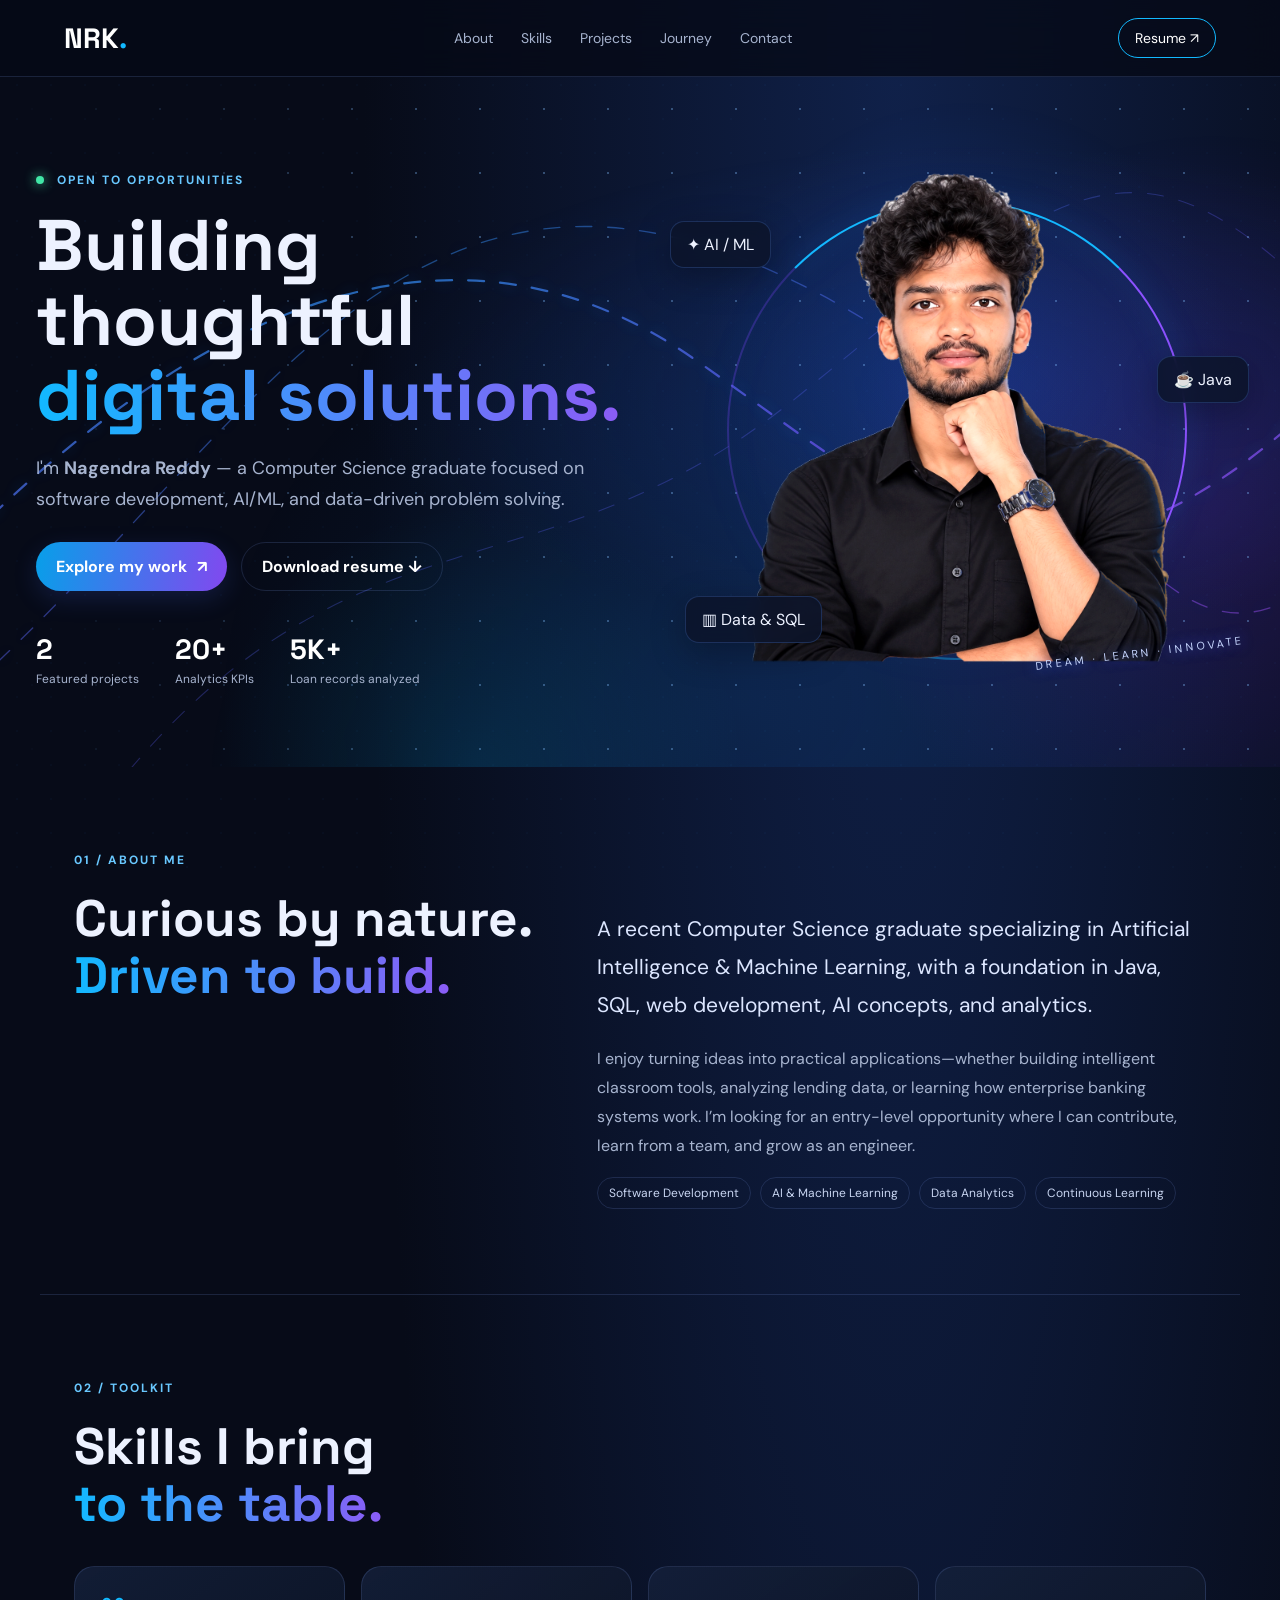
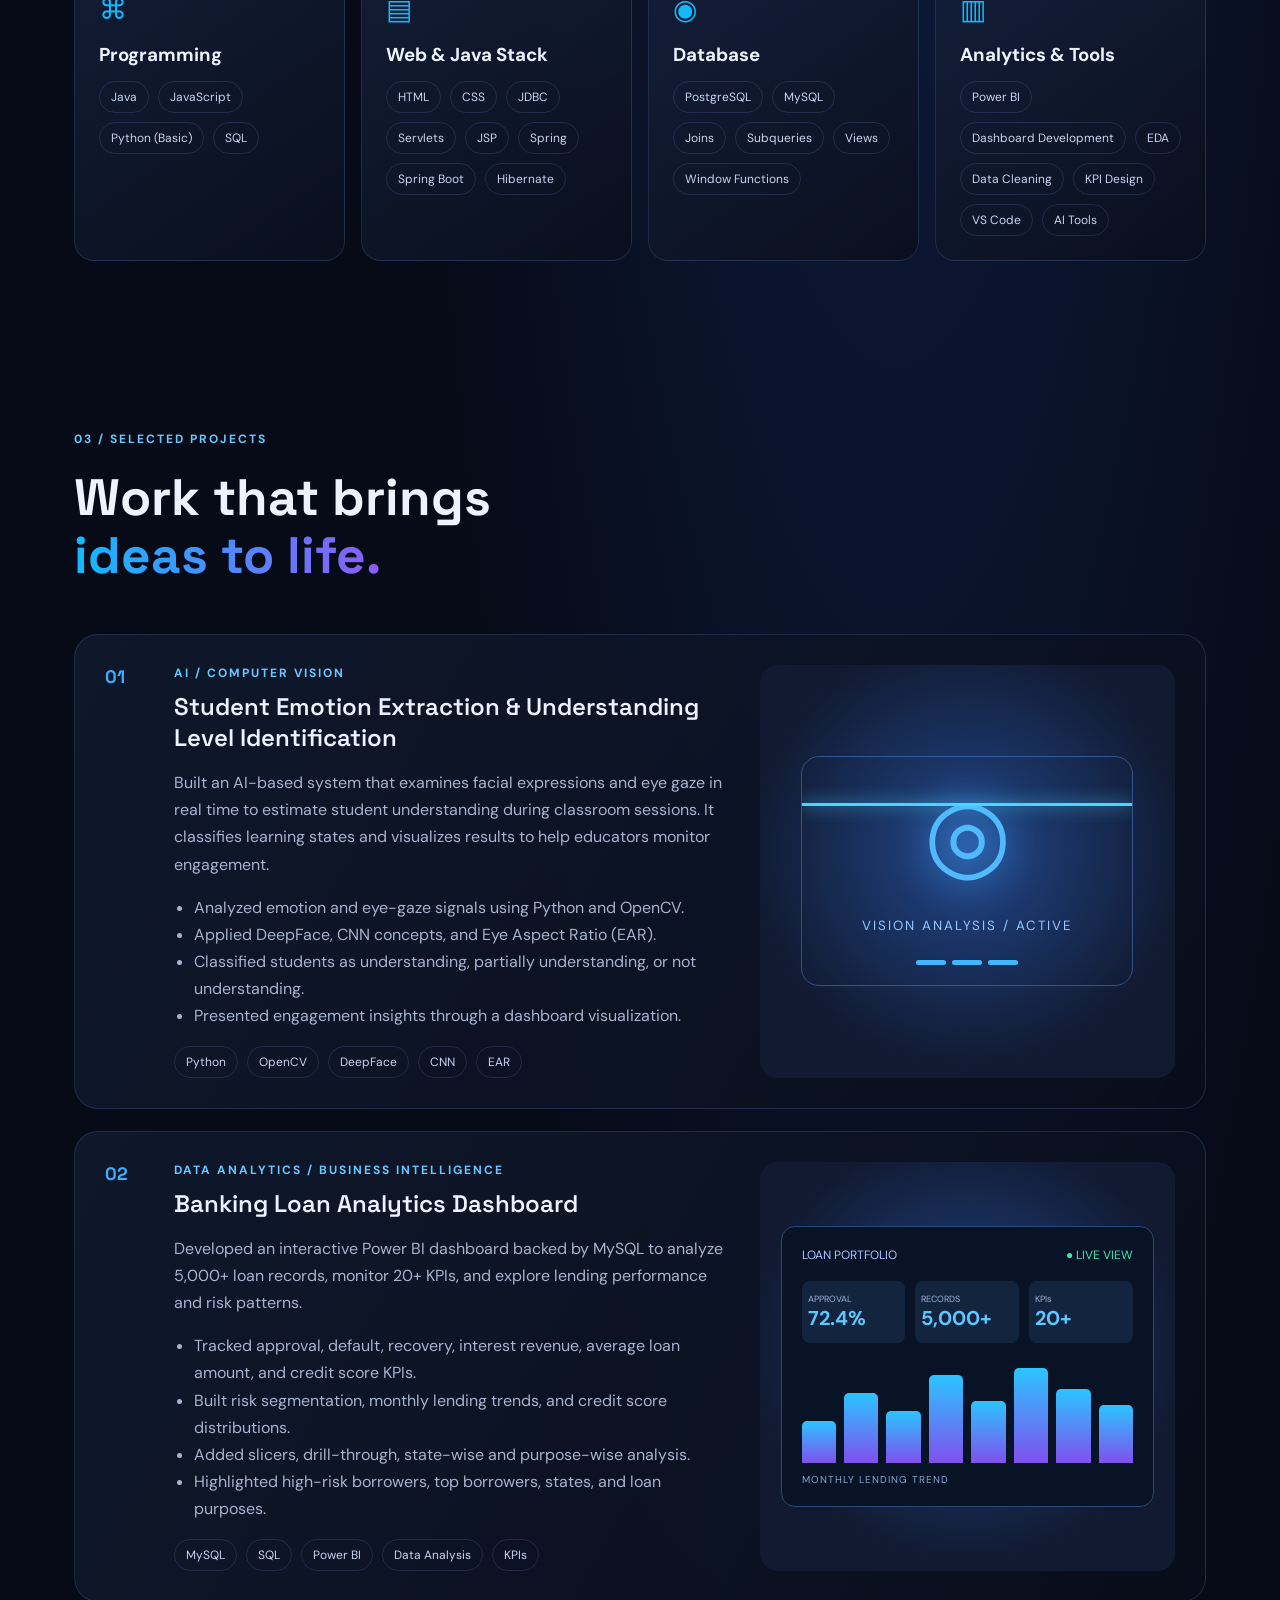
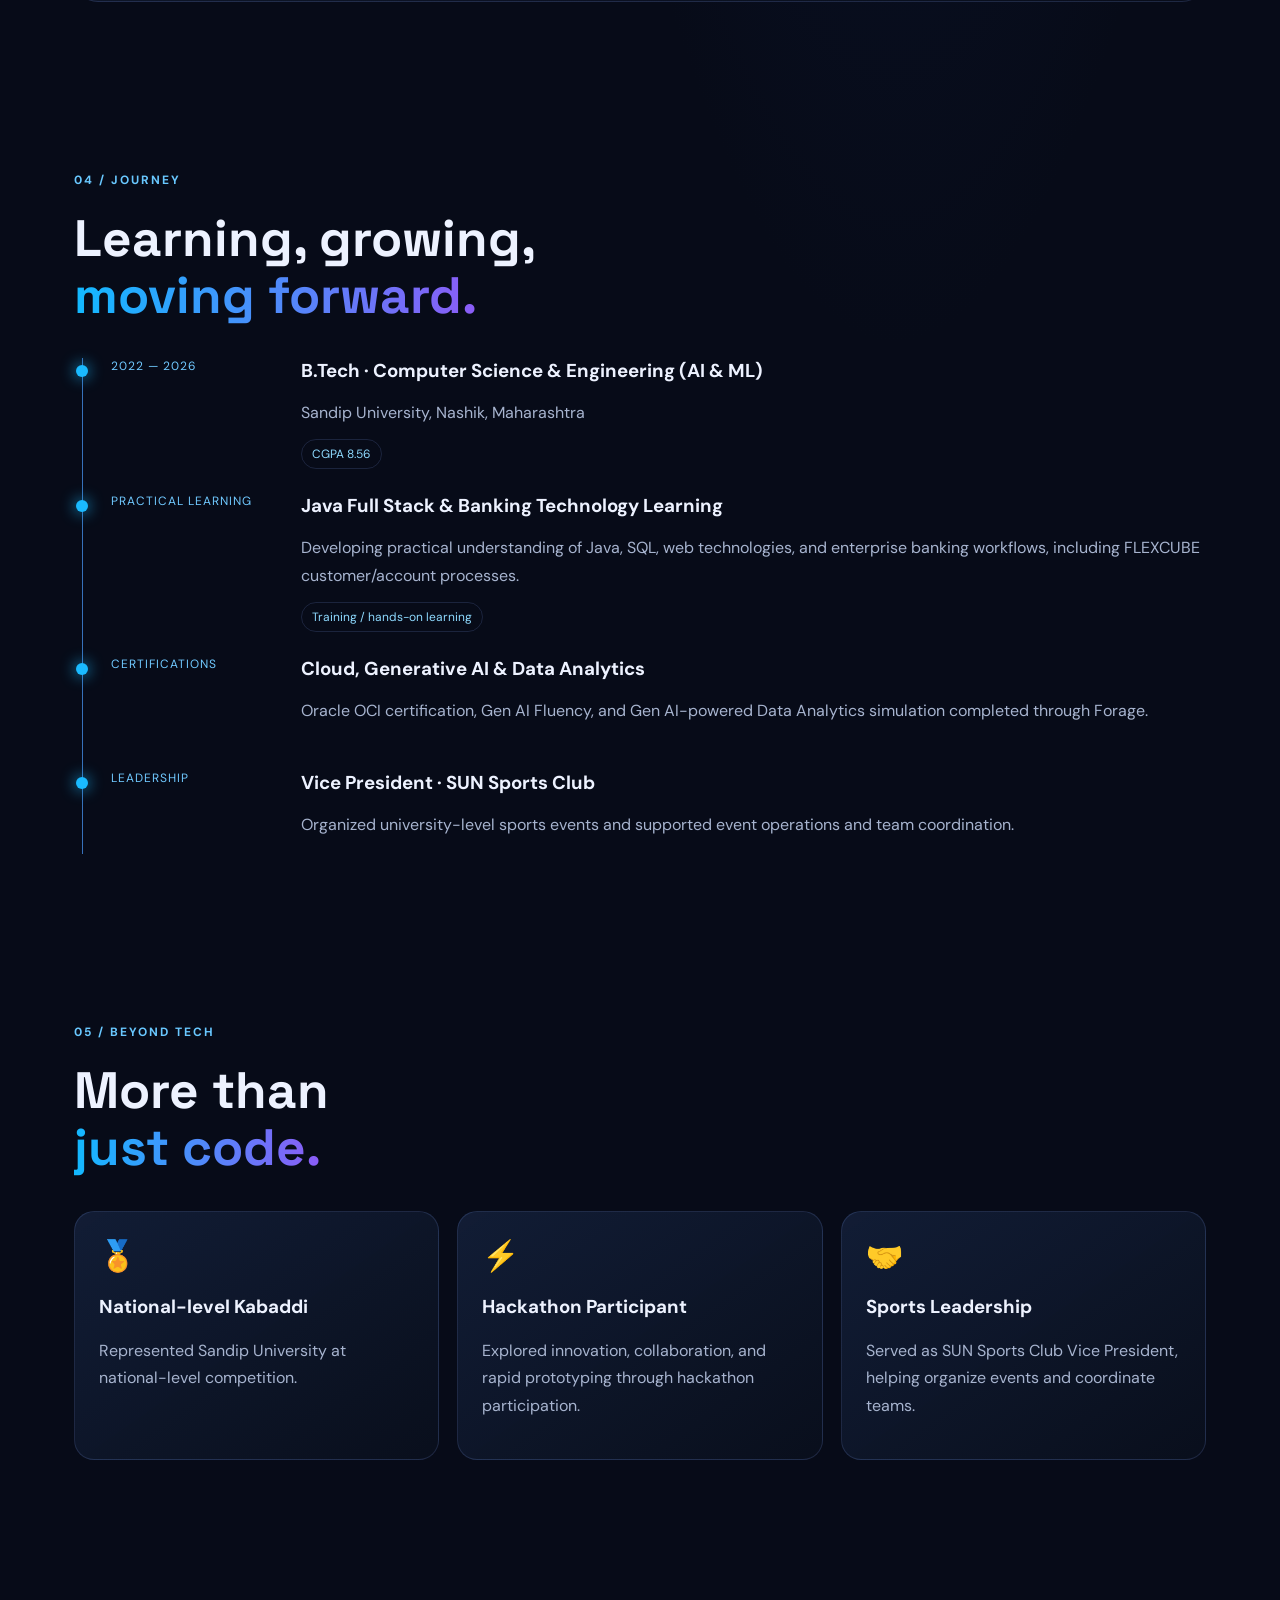
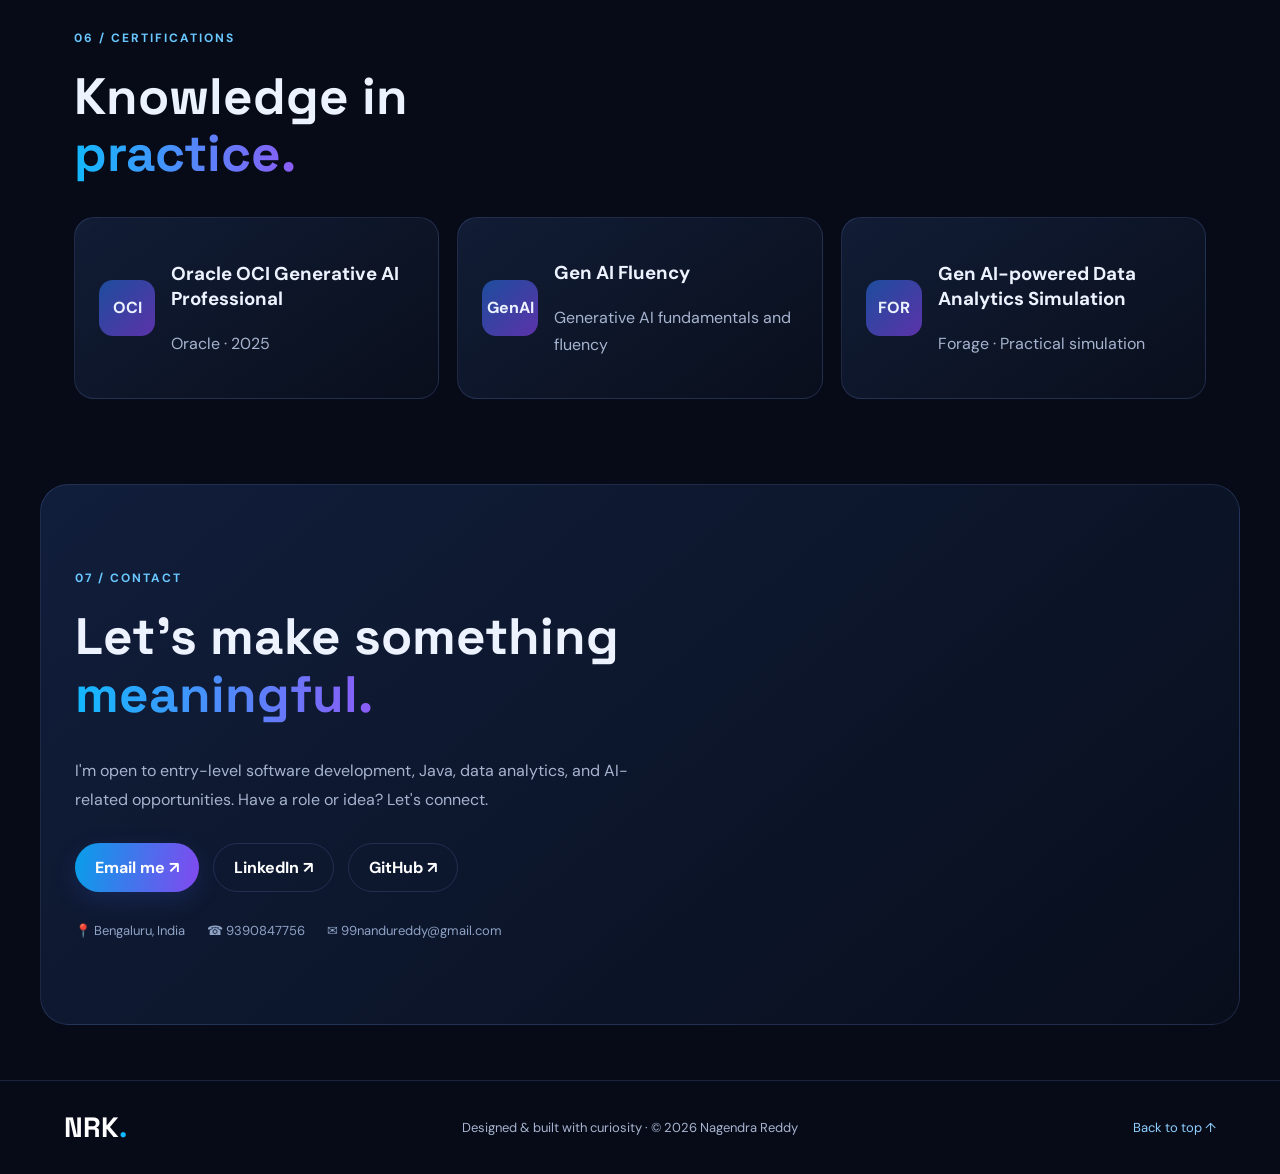
<file: index.html>
<!DOCTYPE html>
<html lang="en">
<head>
<meta charset="UTF-8"><meta name="viewport" content="width=device-width, initial-scale=1.0">
<meta name="description" content="Nagendra Reddy Kuppannagari — software developer, AI & ML enthusiast, and data analytics portfolio.">
<title>Nagendra Reddy | Portfolio</title>
<link rel="preconnect" href="https://fonts.googleapis.com"><link rel="preconnect" href="https://fonts.gstatic.com" crossorigin>
<link href="https://fonts.googleapis.com/css2?family=DM+Sans:wght@400;500;600;700&family=Space+Grotesk:wght@400;500;600;700&display=swap" rel="stylesheet">
<link rel="stylesheet" href="style.css?v=2">
</head>
<body>
<div class="progress" id="progress"></div>
<nav class="nav"><a class="brand" href="#home">NRK<span>.</span></a><div class="navlinks"><a href="#about">About</a><a href="#skills">Skills</a><a href="#projects">Projects</a><a href="#journey">Journey</a><a href="#contact">Contact</a></div><a class="nav-cta" href="resume.pdf" download>Resume ↗</a><button class="menu" id="menu" aria-label="Toggle menu">☰</button></nav>
<header id="home" class="hero">
<svg class="hero-curves" viewBox="0 0 1440 760" preserveAspectRatio="none" aria-hidden="true">
  <defs><linearGradient id="curveGradient" x1="0" y1="0" x2="1" y2="1"><stop offset="0%" stop-color="#12b9ff"/><stop offset="50%" stop-color="#6a5cff"/><stop offset="100%" stop-color="#c14bff"/></linearGradient></defs>
  <path class="curve curve-a" d="M -160 640 C 180 250, 500 120, 780 310 S 1220 690, 1640 190"/>
  <path class="curve curve-b" d="M -140 760 C 250 470, 410 20, 860 210 S 1300 820, 1600 430"/>
  <path class="curve curve-c" d="M 100 820 C 380 450, 600 590, 900 350 S 1280 40, 1500 260"/>
</svg>
<div class="hero-content"><div class="eyebrow"><span class="dot"></span> OPEN TO OPPORTUNITIES</div><h1>Building thoughtful<br><span class="gradient">digital solutions.</span></h1><p class="hero-sub">I'm <strong>Nagendra Reddy</strong> — a Computer Science graduate focused on software development, AI/ML, and data-driven problem solving.</p><div class="hero-actions"><a class="button primary" href="#projects">Explore my work <span>↗</span></a><a class="button secondary" href="resume.pdf" download>Download resume ↓</a></div><div class="quick-stats"><div><strong>2</strong><span>Featured projects</span></div><div><strong>20+</strong><span>Analytics KPIs</span></div><div><strong>5K+</strong><span>Loan records analyzed</span></div></div></div>
<div class="hero-art portrait-wrap"><div class="portrait-ring"></div><img class="portrait" src="portrait-opaque-eyes.svg" width="1276" height="1233" alt="Portrait of Nagendra Reddy Kuppannagari"><div class="float-tag tag-ai">✦ AI / ML</div><div class="float-tag tag-java">☕ Java</div><div class="float-tag tag-data">▥ Data & SQL</div><div class="portrait-caption">DREAM · LEARN · INNOVATE</div></div>
</header>
<section class="section about" id="about"><div class="section-label">01 / ABOUT ME</div><div class="section-grid"><h2>Curious by nature.<br><span>Driven to build.</span></h2><div><p class="large-text">A recent Computer Science graduate specializing in Artificial Intelligence & Machine Learning, with a foundation in Java, SQL, web development, AI concepts, and analytics.</p><p>I enjoy turning ideas into practical applications—whether building intelligent classroom tools, analyzing lending data, or learning how enterprise banking systems work. I’m looking for an entry-level opportunity where I can contribute, learn from a team, and grow as an engineer.</p><div class="about-tags"><span>Software Development</span><span>AI & Machine Learning</span><span>Data Analytics</span><span>Continuous Learning</span></div></div></div></section>
<section class="section skills" id="skills"><div class="section-label">02 / TOOLKIT</div><h2>Skills I bring<br><span>to the table.</span></h2><div class="skill-grid">
<div class="skill-card"><div class="skill-icon">⌘</div><h3>Programming</h3><div class="pills"><span>Java</span><span>JavaScript</span><span>Python (Basic)</span><span>SQL</span></div></div>
<div class="skill-card"><div class="skill-icon">▤</div><h3>Web & Java Stack</h3><div class="pills"><span>HTML</span><span>CSS</span><span>JDBC</span><span>Servlets</span><span>JSP</span><span>Spring</span><span>Spring Boot</span><span>Hibernate</span></div></div>
<div class="skill-card"><div class="skill-icon">◉</div><h3>Database</h3><div class="pills"><span>PostgreSQL</span><span>MySQL</span><span>Joins</span><span>Subqueries</span><span>Views</span><span>Window Functions</span></div></div>
<div class="skill-card"><div class="skill-icon">▥</div><h3>Analytics & Tools</h3><div class="pills"><span>Power BI</span><span>Dashboard Development</span><span>EDA</span><span>Data Cleaning</span><span>KPI Design</span><span>VS Code</span><span>AI Tools</span></div></div></div></section>
<section class="section projects" id="projects"><div class="section-label">03 / SELECTED PROJECTS</div><h2>Work that brings<br><span>ideas to life.</span></h2><div class="project-list">
<article class="project"><div class="project-number">01</div><div class="project-main"><div class="project-type">AI / COMPUTER VISION</div><h3>Student Emotion Extraction & Understanding Level Identification</h3><p>Built an AI-based system that examines facial expressions and eye gaze in real time to estimate student understanding during classroom sessions. It classifies learning states and visualizes results to help educators monitor engagement.</p><ul><li>Analyzed emotion and eye-gaze signals using Python and OpenCV.</li><li>Applied DeepFace, CNN concepts, and Eye Aspect Ratio (EAR).</li><li>Classified students as understanding, partially understanding, or not understanding.</li><li>Presented engagement insights through a dashboard visualization.</li></ul><div class="pills"><span>Python</span><span>OpenCV</span><span>DeepFace</span><span>CNN</span><span>EAR</span></div></div><div class="project-visual vision"><div class="scan-frame"><div class="scan-face">◎</div><div class="scanline"></div><small>VISION ANALYSIS / ACTIVE</small><div class="vision-bars"><i></i><i></i><i></i></div></div></div></article>
<article class="project"><div class="project-number">02</div><div class="project-main"><div class="project-type">DATA ANALYTICS / BUSINESS INTELLIGENCE</div><h3>Banking Loan Analytics Dashboard</h3><p>Developed an interactive Power BI dashboard backed by MySQL to analyze 5,000+ loan records, monitor 20+ KPIs, and explore lending performance and risk patterns.</p><ul><li>Tracked approval, default, recovery, interest revenue, average loan amount, and credit score KPIs.</li><li>Built risk segmentation, monthly lending trends, and credit score distributions.</li><li>Added slicers, drill-through, state-wise and purpose-wise analysis.</li><li>Highlighted high-risk borrowers, top borrowers, states, and loan purposes.</li></ul><div class="pills"><span>MySQL</span><span>SQL</span><span>Power BI</span><span>Data Analysis</span><span>KPIs</span></div></div><div class="project-visual dashboard"><div class="dash-window"><div class="dash-title">LOAN PORTFOLIO <span>● LIVE VIEW</span></div><div class="kpi-row"><div><small>APPROVAL</small><b>72.4%</b></div><div><small>RECORDS</small><b>5,000+</b></div><div><small>KPIs</small><b>20+</b></div></div><div class="bars"><i style="height:42%"></i><i style="height:70%"></i><i style="height:52%"></i><i style="height:88%"></i><i style="height:62%"></i><i style="height:95%"></i><i style="height:74%"></i><i style="height:58%"></i></div><div class="dash-caption">MONTHLY LENDING TREND</div></div></div></article>
</div></section>
<section class="section journey" id="journey"><div class="section-label">04 / JOURNEY</div><h2>Learning, growing,<br><span>moving forward.</span></h2><div class="timeline"><div class="timeline-item"><div class="timeline-date">2022 — 2026</div><div class="timeline-content"><h3>B.Tech · Computer Science & Engineering (AI & ML)</h3><p>Sandip University, Nashik, Maharashtra</p><span class="timeline-badge">CGPA 8.56</span></div></div><div class="timeline-item"><div class="timeline-date">PRACTICAL LEARNING</div><div class="timeline-content"><h3>Java Full Stack & Banking Technology Learning</h3><p>Developing practical understanding of Java, SQL, web technologies, and enterprise banking workflows, including FLEXCUBE customer/account processes.</p><span class="timeline-badge">Training / hands-on learning</span></div></div><div class="timeline-item"><div class="timeline-date">CERTIFICATIONS</div><div class="timeline-content"><h3>Cloud, Generative AI & Data Analytics</h3><p>Oracle OCI certification, Gen AI Fluency, and Gen AI-powered Data Analytics simulation completed through Forage.</p></div></div><div class="timeline-item"><div class="timeline-date">LEADERSHIP</div><div class="timeline-content"><h3>Vice President · SUN Sports Club</h3><p>Organized university-level sports events and supported event operations and team coordination.</p></div></div></div></section>
<section class="section achievements"><div class="section-label">05 / BEYOND TECH</div><h2>More than<br><span>just code.</span></h2><div class="achievement-grid"><div class="achievement"><div class="achievement-symbol">🏅</div><h3>National-level Kabaddi</h3><p>Represented Sandip University at national-level competition.</p></div><div class="achievement"><div class="achievement-symbol">⚡</div><h3>Hackathon Participant</h3><p>Explored innovation, collaboration, and rapid prototyping through hackathon participation.</p></div><div class="achievement"><div class="achievement-symbol">🤝</div><h3>Sports Leadership</h3><p>Served as SUN Sports Club Vice President, helping organize events and coordinate teams.</p></div></div></section>
<section class="section certs"><div class="section-label">06 / CERTIFICATIONS</div><h2>Knowledge in<br><span>practice.</span></h2><div class="cert-grid"><div class="cert-card"><span class="cert-mark">OCI</span><div><h3>Oracle OCI Generative AI Professional</h3><p>Oracle · 2025</p></div></div><div class="cert-card"><span class="cert-mark">GenAI</span><div><h3>Gen AI Fluency</h3><p>Generative AI fundamentals and fluency</p></div></div><div class="cert-card"><span class="cert-mark">FOR</span><div><h3>Gen AI-powered Data Analytics Simulation</h3><p>Forage · Practical simulation</p></div></div></div></section>
<section class="section contact" id="contact"><div class="section-label">07 / CONTACT</div><h2>Let’s make something<br><span>meaningful.</span></h2><p>I'm open to entry-level software development, Java, data analytics, and AI-related opportunities. Have a role or idea? Let's connect.</p><div class="contact-links"><a href="mailto:99nandureddy@gmail.com" class="button primary">Email me ↗</a><a href="https://www.linkedin.com/in/nag0928" target="_blank" rel="noopener" class="button secondary">LinkedIn ↗</a><a href="https://github.com/NReddy0928" target="_blank" rel="noopener" class="button secondary">GitHub ↗</a></div><div class="contact-meta"><span>📍 Bengaluru, India</span><span>☎ 9390847756</span><span>✉ 99nandureddy@gmail.com</span></div></section>
<footer><a class="brand" href="#home">NRK<span>.</span></a><p>Designed & built with curiosity · © <span id="year"></span> Nagendra Reddy</p><a href="#home">Back to top ↑</a></footer>
<script src="script.js"></script>
</body></html>
</file>
<file: style.css>
:root{--bg:#070b18;--panel:#10182b;--text:#edf2ff;--muted:#a7b4cf;--blue:#12b9ff;--purple:#8b5cf6;--line:rgba(135,170,255,.16)}*{box-sizing:border-box}html{scroll-behavior:smooth;scroll-padding-top:90px}body{margin:0;background:radial-gradient(ellipse at 70% 0%,#10214a 0,transparent 42%),var(--bg);color:var(--text);font-family:'DM Sans',Arial,sans-serif;overflow-x:hidden}body:before{content:"";position:fixed;inset:0;pointer-events:none;background-image:radial-gradient(rgba(72,138,255,.18) 1px,transparent 1px);background-size:34px 34px;opacity:.18}.progress{height:3px;position:fixed;top:0;left:0;background:linear-gradient(90deg,var(--blue),var(--purple));z-index:100;width:0}.nav{position:sticky;top:0;z-index:30;display:flex;align-items:center;justify-content:space-between;padding:18px max(5vw,24px);background:rgba(6,10,22,.78);backdrop-filter:blur(16px);border-bottom:1px solid var(--line)}.brand{font-family:'Space Grotesk';font-size:28px;font-weight:700;text-decoration:none;color:white}.brand span{color:var(--blue)}.navlinks{display:flex;gap:28px}.navlinks a,.nav-cta{color:var(--muted);text-decoration:none;font-size:14px;transition:.25s}.navlinks a:hover,.nav-cta:hover{color:white}.nav-cta{border:1px solid var(--blue);border-radius:30px;padding:10px 16px;color:#fff}.menu{display:none;background:none;color:white;border:0;font-size:24px}.hero{min-height:650px;display:grid;grid-template-columns:1.05fr .95fr;align-items:center;max-width:1240px;margin:auto;padding:70px 36px 55px;position:relative}.hero-content{z-index:2}.eyebrow,.section-label,.project-type{letter-spacing:2px;color:#69c8ff;font-size:12px;font-weight:700}.dot{display:inline-block;width:8px;height:8px;background:#41e6a6;border-radius:50%;box-shadow:0 0 12px #41e6a6;margin-right:8px}.hero h1{font:700 clamp(44px,5.6vw,74px)/1.05 'Space Grotesk';margin:20px 0}.gradient,h2 span{background:linear-gradient(90deg,#12b9ff,#8b5cf6);-webkit-background-clip:text;background-clip:text;color:transparent}.hero-sub{max-width:560px;color:var(--muted);font-size:18px;line-height:1.7}.hero-actions,.contact-links{display:flex;gap:14px;flex-wrap:wrap;margin-top:28px}.button{display:inline-flex;align-items:center;gap:10px;padding:13px 20px;border-radius:30px;text-decoration:none;font-weight:700;transition:transform .25s,box-shadow .25s}.button:hover{transform:translateY(-3px)}.primary{background:linear-gradient(100deg,#079fe9,#8248ef);color:white;box-shadow:0 8px 25px #3a59d833}.secondary{border:1px solid var(--line);color:white}.quick-stats{display:flex;gap:36px;margin-top:40px}.quick-stats div{display:flex;flex-direction:column;gap:4px}.quick-stats strong{font:700 28px 'Space Grotesk';color:white}.quick-stats span{font-size:12px;color:var(--muted)}.hero-art{position:relative;min-height:480px;display:grid;place-items:center}.portrait-ring{position:absolute;width:390px;height:390px;border:2px solid transparent;border-radius:50%;border-top-color:#19b8ff;border-right-color:#9056ff;animation:spin 18s linear infinite}.float-tag{position:absolute;z-index:3;padding:12px 16px;background:rgba(12,20,42,.86);border:1px solid var(--line);border-radius:14px;backdrop-filter:blur(8px);box-shadow:0 10px 35px #0004;animation:float 4s ease-in-out infinite}.tag-ai{top:55px;left:0}.tag-java{right:0;top:180px;animation-delay:.7s}.tag-data{bottom:35px;left:12px;animation-delay:1.3s}.portrait-caption{position:absolute;right:-8px;bottom:8px;font-size:11px;letter-spacing:3px;color:#b9c9ff;transform:rotate(-7deg)}.section{max-width:1200px;margin:auto;padding:85px 34px}.section-label{margin-bottom:22px}.section h2{font:700 clamp(34px,4vw,52px)/1.12 'Space Grotesk';margin:0 0 34px}.section-grid{display:grid;grid-template-columns:1fr 1.3fr;gap:55px}.section-grid p{color:var(--muted);line-height:1.8}.large-text{font-size:21px;color:#dce6ff!important}.about-tags,.pills{display:flex;gap:9px;flex-wrap:wrap}.about-tags span,.pills span{padding:7px 11px;border:1px solid var(--line);border-radius:20px;color:#c8d5f1;font-size:12px}.skills{border-top:1px solid var(--line)}.skill-grid{display:grid;grid-template-columns:repeat(4,1fr);gap:16px}.skill-card,.achievement,.cert-card{background:linear-gradient(145deg,rgba(20,32,58,.86),rgba(10,15,29,.9));border:1px solid var(--line);border-radius:20px;padding:24px;transition:transform .3s,border .3s}.skill-card:hover,.achievement:hover,.cert-card:hover{transform:translateY(-7px);border-color:#458bff}.skill-icon{font-size:28px;color:var(--blue)}.skill-card h3{margin:14px 0}.skill-card .pills{margin-top:12px}.projects h2{margin-bottom:50px}.project-list{display:grid;gap:22px}.project{display:grid;grid-template-columns:45px 1.15fr .85fr;gap:24px;padding:30px;border:1px solid var(--line);border-radius:24px;background:linear-gradient(120deg,rgba(17,27,49,.8),rgba(9,14,27,.85));transition:.3s}.project:hover{border-color:#467fff;transform:translateY(-4px)}.project-number{font:700 18px 'Space Grotesk';color:#3eafff}.project-main h3{font:600 24px 'Space Grotesk';margin:10px 0}.project-main p,.project-main li{color:var(--muted);line-height:1.7}.project-main ul{padding-left:20px}.project-visual{display:grid;place-items:center;min-height:300px;border-radius:18px;overflow:hidden;background:radial-gradient(circle at 50% 45%,#21478b,#111a31 70%)}.scan-frame{width:80%;height:230px;border:1px solid #5c9fff66;border-radius:18px;position:relative;display:flex;align-items:center;justify-content:center;flex-direction:column;gap:18px;overflow:hidden}.scan-face{font-size:100px;color:#52b9ff;filter:drop-shadow(0 0 20px #47a9ff);animation:float 3s ease-in-out infinite}.scanline{position:absolute;height:3px;background:#48d5ff;box-shadow:0 0 15px #48d5ff;width:100%;top:20%;animation:scan 3s linear infinite}.scan-frame small{color:#92c8ff;letter-spacing:2px}.vision-bars i{display:inline-block;width:30px;height:5px;margin:3px;background:#42b7ff;border-radius:5px}.dash-window{width:90%;padding:20px;background:#081326;border:1px solid #2b4978;border-radius:14px}.dash-title{font-size:12px;color:#a6c6ff;display:flex;justify-content:space-between}.dash-title span{color:#43e5ad}.kpi-row{display:flex;gap:10px;margin-top:18px}.kpi-row div{flex:1;padding:12px 6px;background:#13243e;border-radius:8px}.kpi-row small{display:block;color:#9bb4da;font-size:9px}.kpi-row b{font-size:20px;color:#5fc6ff}.bars{height:100px;display:flex;align-items:end;gap:8px;margin-top:20px}.bars i{flex:1;background:linear-gradient(#2bc5ff,#8050ee);border-radius:5px 5px 0 0;animation:barwave 2.5s ease-in-out infinite alternate}.dash-caption{color:#8aa7d2;font-size:10px;margin-top:10px;letter-spacing:1px}.timeline{border-left:1px solid #3771ba;margin-left:8px;padding-left:28px;display:grid;gap:30px}.timeline-item{position:relative;display:grid;grid-template-columns:170px 1fr;gap:20px}.timeline-item:before{content:"";position:absolute;left:-35px;top:7px;width:12px;height:12px;border-radius:50%;background:#1abaff;box-shadow:0 0 15px #1abaff}.timeline-date{font-size:12px;letter-spacing:1px;color:#70c9ff}.timeline-content h3{margin:0 0 10px}.timeline-content p{color:var(--muted);line-height:1.7}.timeline-badge{font-size:12px;color:#8edaff;border:1px solid var(--line);border-radius:20px;padding:6px 10px}.achievement-grid,.cert-grid{display:grid;grid-template-columns:repeat(3,1fr);gap:18px}.achievement-symbol{font-size:30px}.achievement p,.cert-card p{color:var(--muted);line-height:1.7}.cert-card{display:flex;gap:16px;align-items:center}.cert-mark{display:grid;place-items:center;min-width:56px;height:56px;border-radius:14px;background:linear-gradient(135deg,#1d4d9d,#5c32a9);font-weight:700}.contact{border:1px solid var(--line);border-radius:28px;background:linear-gradient(140deg,#111e3b,#080e1c);margin-bottom:55px}.contact>p{max-width:600px;color:var(--muted);line-height:1.8}.contact-meta{display:flex;flex-wrap:wrap;gap:22px;color:#8fa3c6;font-size:13px;margin-top:30px}footer{display:flex;align-items:center;justify-content:space-between;padding:25px 5vw;border-top:1px solid var(--line);color:var(--muted);font-size:13px}footer a:last-child{color:#8fcfff;text-decoration:none}.reveal{opacity:0;transform:translateY(25px);transition:opacity .8s,transform .8s}.reveal.visible{opacity:1;transform:translateY(0)}@keyframes float{50%{transform:translateY(-12px)}}@keyframes spin{to{transform:rotate(360deg)}}@keyframes pulse{50%{opacity:.65;transform:scale(1.06)}}@keyframes scan{to{top:100%}}@keyframes barwave{to{filter:brightness(1.35);transform:scaleY(.8);transform-origin:bottom}}@media(max-width:950px){.hero{grid-template-columns:1fr;padding-top:60px}.hero-art{min-height:440px}.skill-grid{grid-template-columns:repeat(2,1fr)}.project{grid-template-columns:35px 1fr}.project-visual{grid-column:2}.section-grid{grid-template-columns:1fr}.navlinks{gap:15px}}@media(max-width:650px){.navlinks{display:none;position:absolute;top:70px;left:0;right:0;padding:18px;background:#091225;flex-direction:column;border-bottom:1px solid var(--line)}.navlinks.open{display:flex}.menu{display:block}.nav-cta{display:none}.hero{padding:45px 22px}.hero h1{font-size:44px}.hero-sub{font-size:16px}.hero-art{min-height:390px}.portrait-ring{width:315px;height:315px}.quick-stats{gap:18px}.section{padding:65px 22px}.skill-grid,.achievement-grid,.cert-grid{grid-template-columns:1fr}.project{grid-template-columns:1fr;padding:22px}.project-number{display:none}.project-visual{grid-column:auto}.timeline-item{grid-template-columns:1fr;gap:6px}.contact-meta{flex-direction:column;gap:10px}footer{gap:12px;flex-wrap:wrap}}

/* Hero: cutout portrait + continuously flowing neon curves */
.hero{isolation:isolate;overflow:hidden;min-height:690px;max-width:100%;padding-left:max(36px,calc((100vw - 1240px)/2));padding-right:max(36px,calc((100vw - 1240px)/2));background:radial-gradient(ellipse at 76% 45%,rgba(20,53,133,.38),transparent 45%),radial-gradient(ellipse at 58% 90%,rgba(13,113,202,.14),transparent 50%)}
.hero-curves{position:absolute;inset:0;width:100%;height:100%;pointer-events:none;z-index:0;overflow:visible;opacity:.9}
.hero-curves .curve{fill:none;stroke:url(#curveGradient);stroke-width:2.1;stroke-linecap:round;stroke-dasharray:18 18;filter:drop-shadow(0 0 8px rgba(50,145,255,.5));animation:curveFlow 18s linear infinite}
.hero-curves .curve-a{opacity:.75;stroke-width:2.5;animation-duration:17s}
.hero-curves .curve-b{opacity:.5;stroke-width:1.5;animation-duration:26s;animation-direction:reverse}
.hero-curves .curve-c{opacity:.32;stroke-width:1.2;animation-duration:33s}
.hero:before{content:"";position:absolute;z-index:0;inset:-30%;pointer-events:none;background:radial-gradient(circle at 66% 45%,rgba(39,102,255,.18),transparent 18%),radial-gradient(circle at 78% 58%,rgba(145,45,255,.16),transparent 22%),radial-gradient(circle at 42% 82%,rgba(0,190,255,.12),transparent 18%);animation:nebulaDrift 18s ease-in-out infinite alternate}
.hero:after{content:"";position:absolute;z-index:0;inset:0;pointer-events:none;opacity:.35;background-image:radial-gradient(circle,#83bfff 1px,transparent 1.4px);background-size:64px 64px;mask-image:linear-gradient(90deg,transparent,black 35%,black 100%);animation:starsShift 22s linear infinite}
.hero-content{position:relative;z-index:2}
.hero-art{z-index:2;min-height:580px;overflow:visible;transform-style:preserve-3d}

.portrait-ring{width:460px;height:460px;border:2px solid transparent;border-radius:50%;border-top-color:#14b8ff;border-right-color:#8c52ff;border-bottom-color:rgba(19,184,255,.38);border-left-color:rgba(124,70,255,.28);filter:drop-shadow(0 0 12px rgba(36,150,255,.55));animation:spin 15s linear infinite}

.float-tag{animation:tagFloat 5.3s ease-in-out infinite;border-color:rgba(86,147,255,.22)}
.tag-ai{top:50px;left:0}.tag-java{right:-5px;top:185px}.tag-data{bottom:45px;left:15px}
.portrait-caption{right:0;bottom:28px;z-index:4;color:#c7d7ff;text-shadow:0 0 14px #426bff;animation:captionDrift 6s ease-in-out infinite}
@keyframes curveFlow{to{stroke-dashoffset:-720}}
@keyframes nebulaDrift{0%{transform:translate3d(-2%,1%,0) rotate(-2deg);opacity:.7}100%{transform:translate3d(3%,-2%,0) rotate(3deg);opacity:1}}
@keyframes starsShift{to{background-position:128px 64px}}
@keyframes glowBreath{0%,100%{opacity:.78;transform:scale(.96)}50%{opacity:1;transform:scale(1.08)}}
@keyframes portraitFloat{0%,100%{transform:translateY(0)}50%{transform:translateY(-10px)}}
@keyframes tagFloat{0%,100%{transform:translateY(0)}50%{transform:translateY(-13px)}}
@keyframes captionDrift{0%,100%{transform:rotate(-7deg) translateY(0)}50%{transform:rotate(-5deg) translateY(-5px)}}
@media(max-width:950px){.hero{padding-left:30px;padding-right:30px}.hero-art{min-height:550px}.portrait-ring{width:420px;height:420px}}
@media(max-width:650px){.hero{overflow:hidden;padding:42px 22px 20px;min-height:auto}.hero-art{min-height:420px;margin-top:0}.portrait-ring{width:330px;height:330px}.tag-ai{top:20px;left:4px}.tag-java{right:0;top:145px}.tag-data{bottom:12px;left:0}.portrait-caption{right:0;bottom:12px;font-size:9px}.hero-curves{opacity:.55}}
@media(prefers-reduced-motion:reduce){.hero-curves .curve,.hero:before,.hero:after,.portrait,.portrait-glow,.portrait-ring,.float-tag,.portrait-caption{animation:none!important;transition:none!important}}



/* Keep the transparent portrait still and aligned on the right. */
.hero-art.portrait-wrap {
  min-height: 0;
  isolation: isolate;
}

.portrait {
  display: block;
  position: relative;
  z-index: 2;
  width: min(100%, 510px);
  height: auto;
  margin-block-end: 24px;
}

.portrait-ring {
  width: min(84%, 460px);
  height: auto;
  aspect-ratio: 1;
  z-index: -1;
  pointer-events: none;
}

@media (max-width: 950px) {
  .hero-art.portrait-wrap {
    margin-top: 36px;
  }
}

@media (max-width: 650px) {
  .portrait {
    width: min(100%, 345px);
  }

  .tag-ai {
    top: 7%;
  }

  .tag-java {
    top: 47%;
  }
}
</file>
